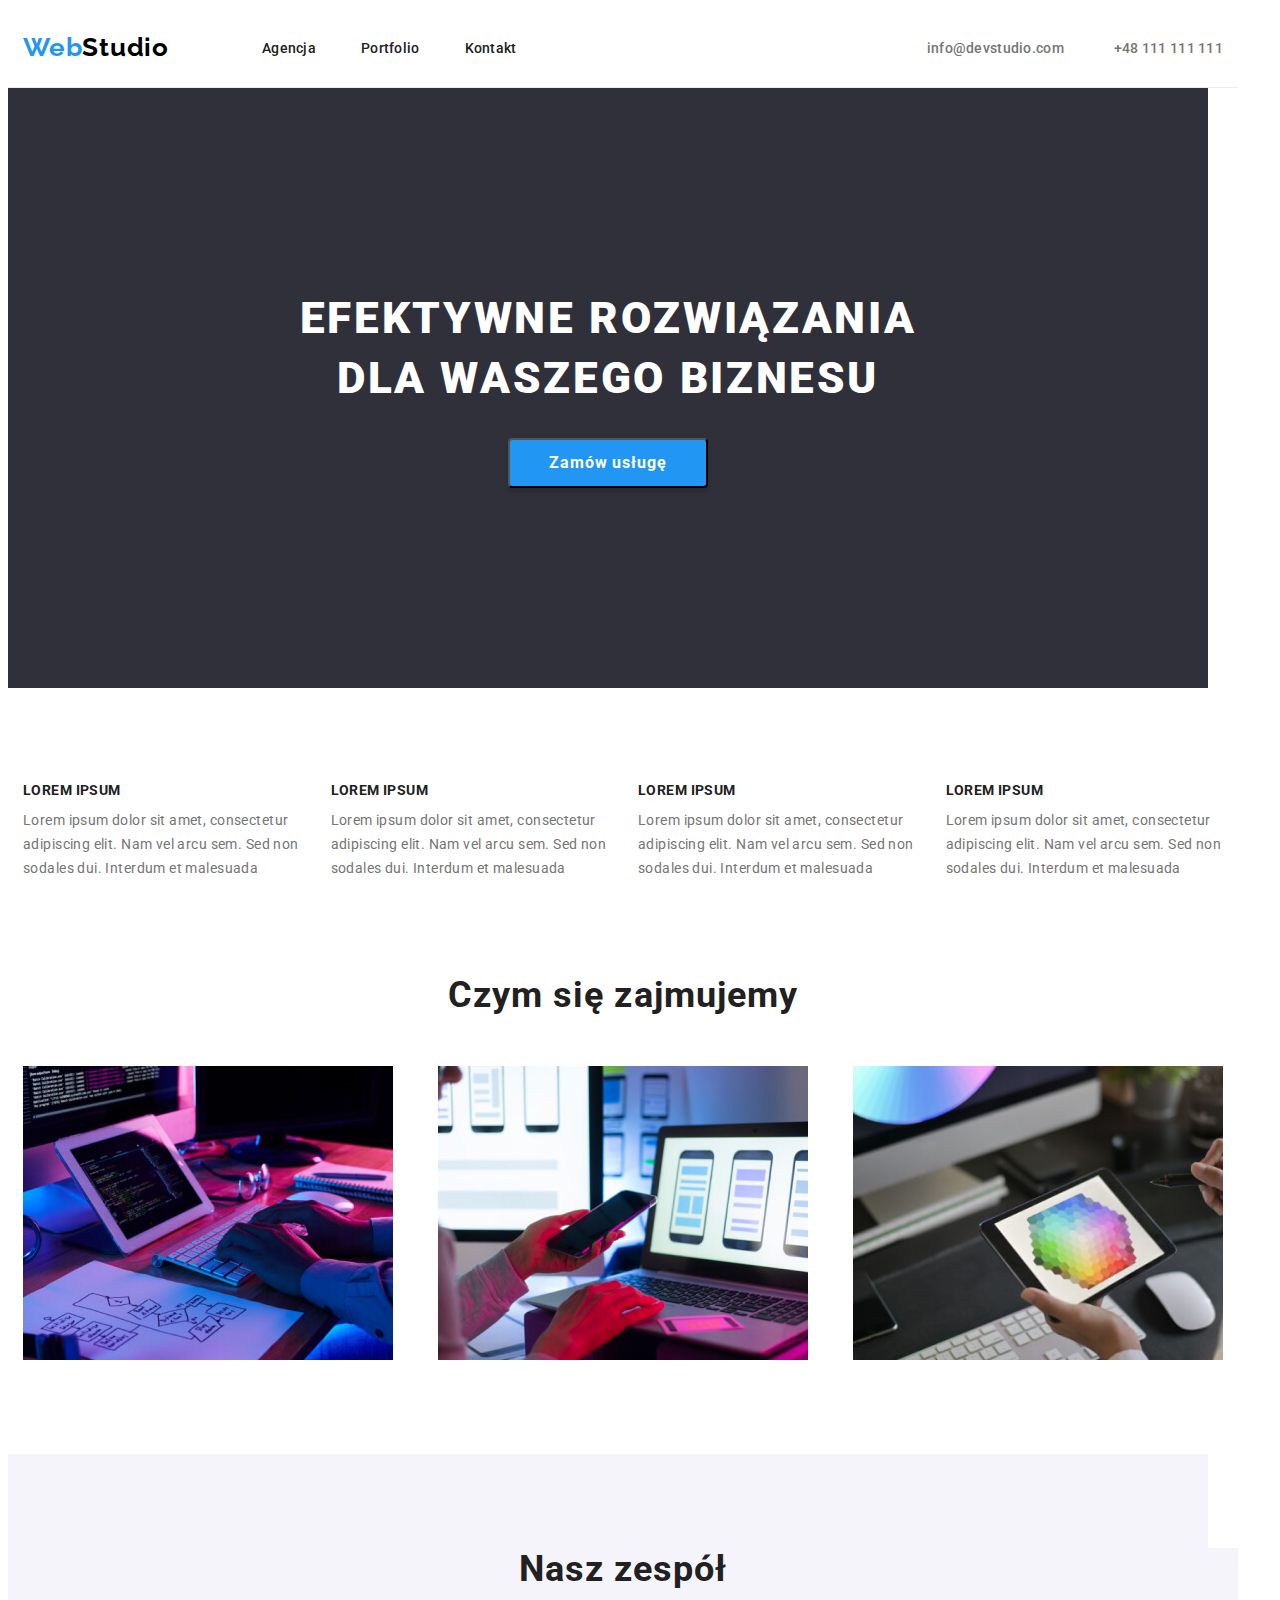
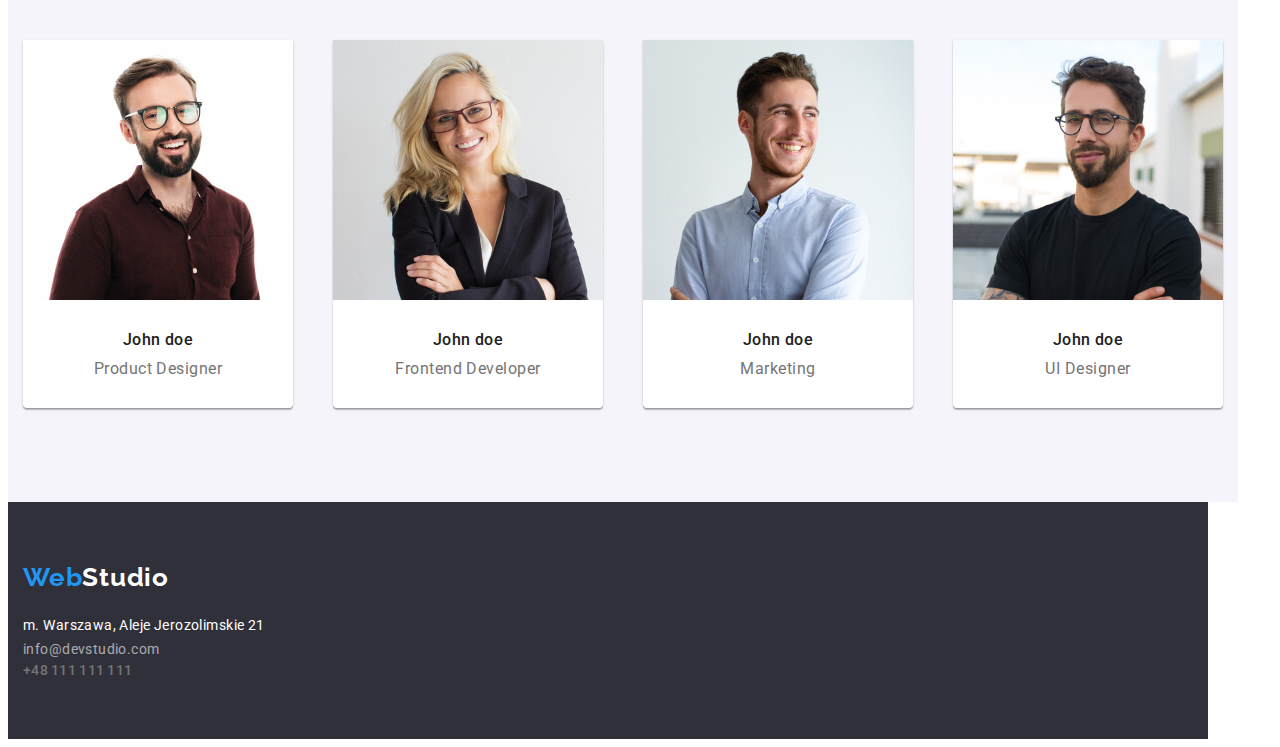
<file: index.html>
<!DOCTYPE html>
<html lang="en">
<head>
    <meta charset="UTF-8">
    <meta http-equiv="X-UA-Compatible" content="IE=edge">
    <meta name="viewport" content="width=device-width, initial-scale=1.0">
    <link rel="stylesheet" href="https://cdnjs.cloudflare.com/ajax/libs/modern-normalize/1.0.0/modern-normalize.min.css"
    integrity="sha512-ISS7cAi1PEhQ8jnbJpJZMd29NlhNj4AWYyLOSp2CE/CsHxTCu+r+t0D2yoJudVrd0/8fTVPUVDzY5Tvli75u/g=="
    crossorigin="anonymous">
    <link rel="stylesheet" href="css/styles.css">
    <link rel="preconnect" href="https://fonts.gstatic.com">
    <link href="https://fonts.googleapis.com/css2?family=Roboto:wght@400;500;700;900&display=swap" 
    rel="stylesheet">
    <link href="https://fonts.googleapis.com/css2?family=Raleway:wght@700&display=swap" 
    rel="stylesheet">
    <title>Studio</title>
</head>
<body>
    <header class="header">
        <div class="container">
        <div class="navigation-logo">   
        <a class="header-logo" href="#"><span class="nazwa-klasy">Web</span><span class="nazwa-klasy-2">Studio</span></a>
    </div>
    

   <nav class="navigation">
    <ul class="navigation-list">
        <li class="navigation-list-item">
            <a class="navigation-list-link" href="#">Agencja</a>
        </li>
        <li class="navigation-list-item">
            <a class="navigation-list-link" href="portfolio.html">Portfolio</a>
        </li>
        <li class="navigation-list-item">
            <a class="navigation-list-link" href="#">Kontakt</a>
        </li>
    </ul>
   </nav>

 <div class="contact">
<a class="adress_email_telefon" href="mailto:info@devstudio.com">info@devstudio.com</a>
<a class="adress_email_telefon" href="tel:+48111111111">+48 111 111 111</a>
</div>
</div>
</header>

<main>
 
<div class="slogan_background">
    <div class="container">
        <h1 class="slogan">EFEKTYWNE ROZWIĄZANIA DLA WASZEGO BIZNESU</h1>
    <div class="modal-btn-class">
    <button class="modal-btn" type="button">Zamów usługę</button>
    </div>
    </div>
    </div>

<section class="why_us section">
    <div class="container">
    <div class="why_us_text">
        <ul class="why_us_list">
            <li class="why_us_list_item">
                <p class="why_us_list_name">
                    LOREM IPSUM</p>
                <p class="why_us_list_text"
                >Lorem ipsum dolor sit amet, consectetur adipiscing elit. Nam vel arcu sem. Sed non sodales dui. Interdum et malesuada</p>
            </li>
            <li class="why_us_list_item">
                <p class="why_us_list_name">
                    LOREM IPSUM</p>
                <p class="why_us_list_text"
                >Lorem ipsum dolor sit amet, consectetur adipiscing elit. Nam vel arcu sem. Sed non sodales dui. Interdum et malesuada</p>
            </li>
            <li class="why_us_list_item">
                <p class="why_us_list_name">
                    LOREM IPSUM</p>
                <p class="why_us_list_text"
                >Lorem ipsum dolor sit amet, consectetur adipiscing elit. Nam vel arcu sem. Sed non sodales dui. Interdum et malesuada</p>
            </li>
            <li class="why_us_list_item">
                <p class="why_us_list_name">
                    LOREM IPSUM</p>
                <p class="why_us_list_text"
                >Lorem ipsum dolor sit amet, consectetur adipiscing elit. Nam vel arcu sem. Sed non sodales dui. Interdum et malesuada</p>
            </li>
        </ul>
    </div>
</div>
</section>

<section class="services section">
    <div class="container">
    <h2 class="secondary_header">Czym się zajmujemy</h2>
    <div class="secondary_header_images">
        <ul class="secondary_header_list">
            <li class="secondary_header_list_item">
                <img src="images/services/coding.jpg" alt="pisanie kodu" width="370" height="294"></li>
            <li class="secondary_header_list_item">
                <img src="images/services/mobility.jpg" alt="tworzenie aplikacji mobilnych" width="370" height="294"></li>
            <li class="secondary_header_list_item">
                <img src="images/services/details.jpg" alt="dbanie o detale" width="370" height="294"></li>
            </ul>
        </div>
    </div>
</section>

<section class="our_team section">
    <div class="container">
    <h2 class="secondary_header">Nasz zespół</h2>
    <div class="our_team_cards">
        <ul class="our_team_cards_list">
            <li class="our_team_cards_list_item">
                <img src="images/team/person1.jpg" alt="John Doe" width="270" height="260">
                    <h3 class="our_team_cards_name">
                        John doe</h3>
                    <p class="our_team_cards_skill">
                        Product Designer</p>
            </li>
            <li class="our_team_cards_list_item">
                <img src="images/team/person2.jpg" alt="John Doe" width="270" height="260">
                    <h3 class="our_team_cards_name">
                        John doe</h3>
                    <p class="our_team_cards_skill">
                        Frontend Developer</p>
            </li>
            <li class="our_team_cards_list_item">
                <img src="images/team/person3.jpg" alt="John Doe" width="270" height="260">
                    <h3 class="our_team_cards_name">
                        John doe</h3>
                    <p class="our_team_cards_skill">
                        Marketing</p>
            </li>
            <li class="our_team_cards_list_item">
                <img src="images/team/person4.jpg" alt="John Doe" width="270" height="260">
                    <h3 class="our_team_cards_name">
                        John doe</h3>
                    <p class="our_team_cards_skill">
                        UI Designer</p>
            </li>
        </ul>
    </div>
    </div>
</section>
</main>

<footer class="footer_things section">
    <div class="container">

    <a class="header-logo" href="#"><span class="nazwa-klasy-3">Web</span><span class="nazwa-klasy-4">Studio</span></a>

    <address class="adress_footer">
        <ul>
            <li><a class="place" href="https://goo.gl/maps/Q3CB5K7nVuTxFvfKA" target="_blank">m. Warszawa, Aleje Jerozolimskie 21</a></li>
            <li><a class="mail" href="mailto:info@devstudio.com">info@devstudio.com</a></li>
            <li><a class="telefon" href="tel:+48111111111">+48 111 111 111</a></li>
        </ul>
    </address>
</div>
</footer>
</body>
</html>
</file>
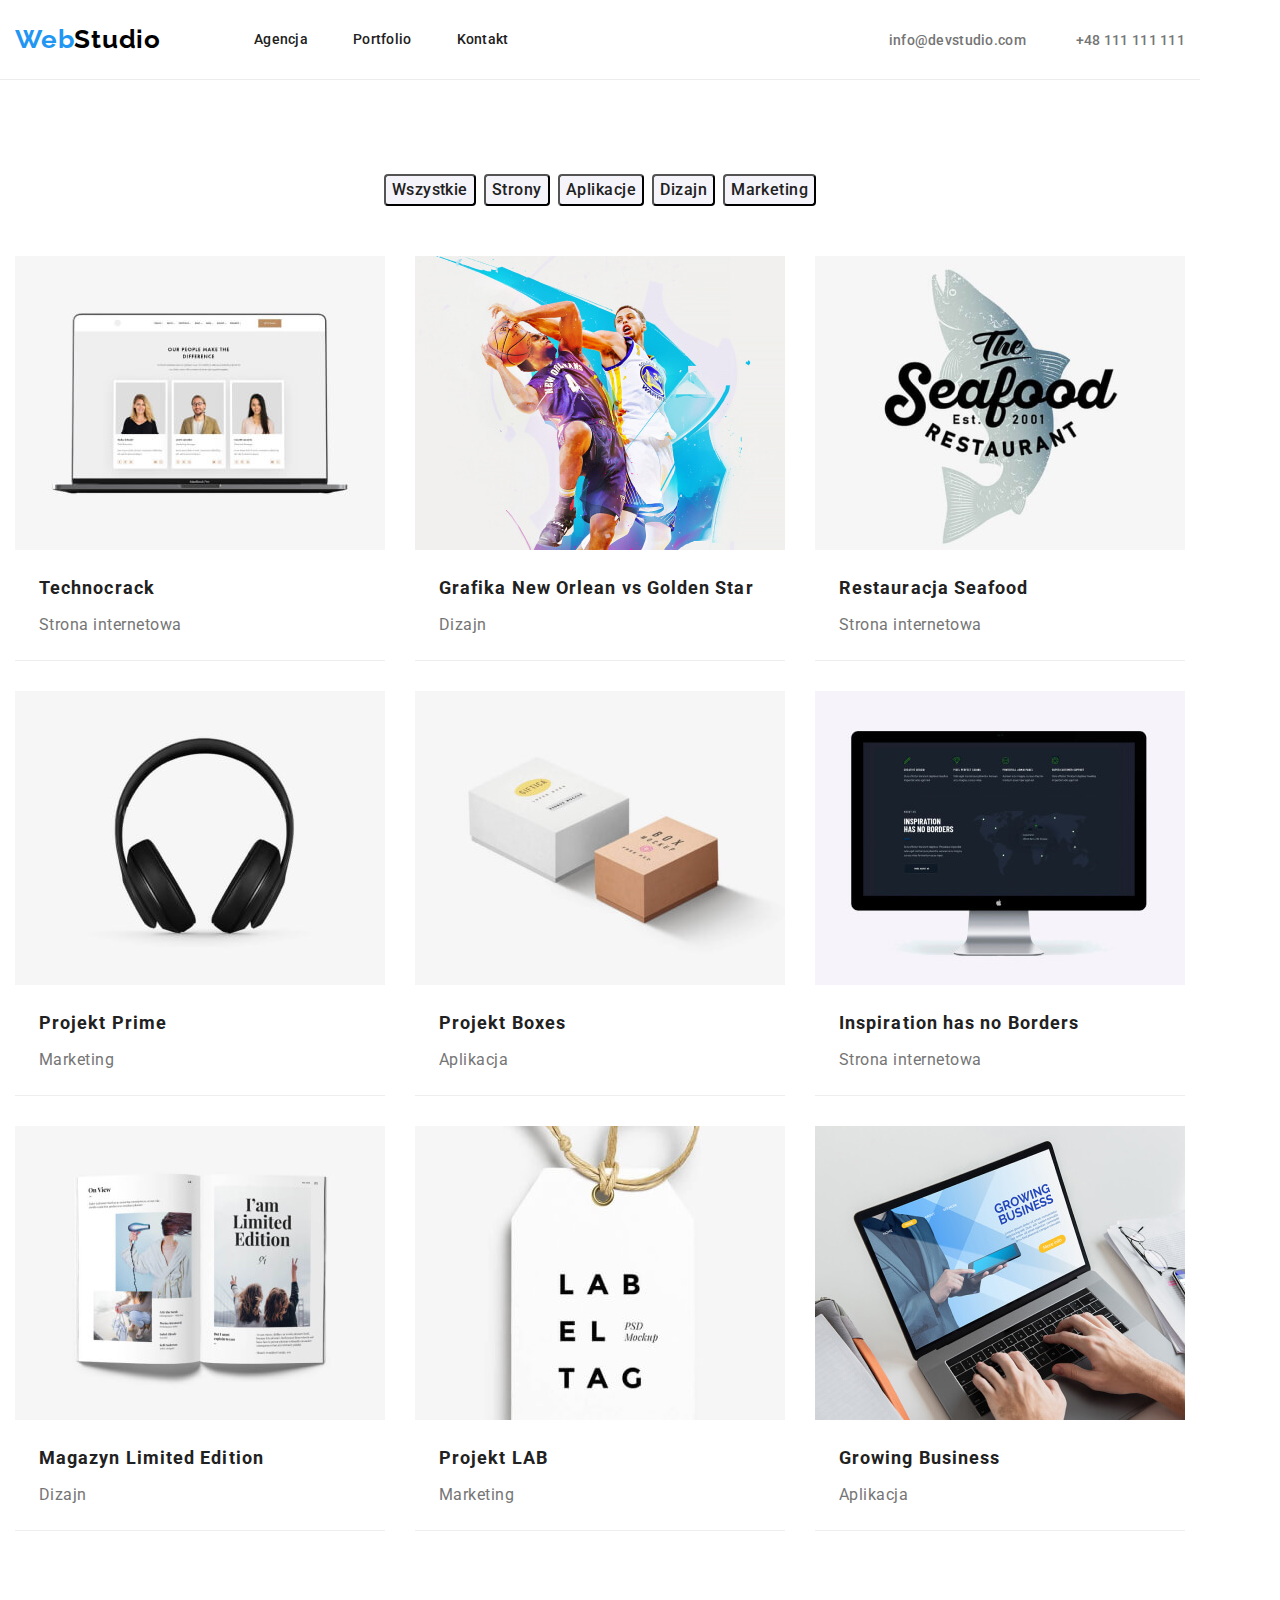
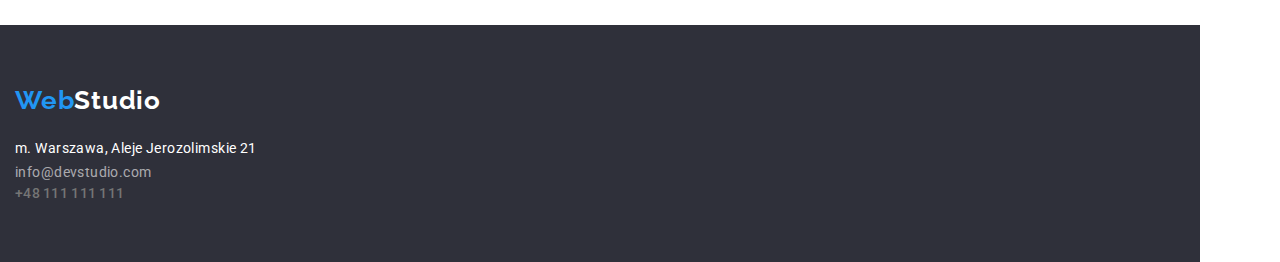
<file: portfolio.html>
<!DOCTYPE html>
<html lang="en">
<head>
    <meta charset="UTF-8">
    <meta http-equiv="X-UA-Compatible" content="IE=edge">
    <meta name="viewport" content="width=device-width, initial-scale=1.0">
    <link rel="stylesheet" href="https://cdnjs.cloudflare.com/ajax/libs/modern-normalize/1.0.0/modern-normalize.min.css">
    <link rel="stylesheet" href="css/styles.css">
    <link rel="preconnect" href="https://fonts.gstatic.com">
    <link href="https://fonts.googleapis.com/css2?family=Roboto:wght@400;500;700;900&display=swap" 
    rel="stylesheet">
    <link href="https://fonts.googleapis.com/css2?family=Raleway:wght@700&display=swap" 
    rel="stylesheet">
    <title>Portfolio</title>
</head>
<body>

    <header class="header">
        <div class="container">
        <div class="navigation-logo">   
        <a class="header-logo" href="#"><span class="nazwa-klasy">Web</span><span class="nazwa-klasy-2">Studio</span></a>
    </div>
    

   <nav class="navigation">
    <ul class="navigation-list">
        <li class="navigation-list-item">
            <a class="navigation-list-link" href="index.html">Agencja</a>
        </li>
        <li class="navigation-list-item">
            <a class="navigation-list-link" href="portfolio.html">Portfolio</a>
        </li>
        <li class="navigation-list-item">
            <a class="navigation-list-link" href="#">Kontakt</a>
        </li>
    </ul>
   </nav>

 <div class="contact">
<a class="adress_email_telefon" href="mailto:info@devstudio.com">info@devstudio.com</a>
<a class="adress_email_telefon" href="tel:+48111111111">+48 111 111 111</a>
</div>
</div>
</header>
    
    <main>
<section class="options section">
    <div class="container">
    <div class="options_names">
        <ul class="options_list">
                    <li class="options_list_name">
                        <button class="option_list_name_link" type="button">Wszystkie</button>
                    </li>
                    <li class="options_list_name">
                        <button class="option_list_name_link" type="button">Strony</button>
                    </li>
                    <li class="options_list_name">
                        <button class="option_list_name_link" type="button">Aplikacje</button>
                    </li>
                    <li class="options_list_name">
                        <button class="option_list_name_link" type="button">Dizajn</button>
                    </li>
                    <li class="options_list_name">
                        <button class="option_list_name_link" type="button">Marketing</button>
                    </li>
                    </ul>
                    </div>
    </div>
</section>

<section class="options_images">
    <div class="container">
<div class="options_images">
    <ul class="options_images_list">
        <li class="options_images_list_item">
            <img src="images/portfolio/website_1.jpg" alt="website" width="370" height="294">
            <h3 class="options_images_project">
                Technocrack</h3>
            <p class="options_images_name">
                Strona internetowa</p>
            </li>
        <li class="options_images_list_item">
            <img src="images/portfolio/designe_1.jpg" alt="design" width="370" height="294">
            <h3 class="options_images_project">
                Grafika New Orlean vs Golden Star</h3>
            <p class="options_images_name">
                Dizajn</p>
            </li>
        <li class="options_images_list_item">
            <img src="images/portfolio/aplication_1.jpg" alt="aplication" width="370" height="294">
            <h3 class="options_images_project">
                Restauracja Seafood</h3>
            <p class="options_images_name">
                Strona internetowa</p>
            </li>
        <li class="options_images_list_item">
            <img src="images/portfolio/marketing_1.jpg" alt="marketing" width="370" height="294">
            <h3 class="options_images_project">
                Projekt Prime</h3>
            <p class="options_images_name">
                Marketing</p>
            </li>
        <li class="options_images_list_item">
            <img src="images/portfolio/aplication_2.jpg" alt="aplication" width="370" height="294">
            <h3 class="options_images_project">
                Projekt Boxes</h3>
            <p class="options_images_name">
                Aplikacja</p>
            </li>
        <li class="options_images_list_item">
            <img src="images/portfolio/website_2.jpg" alt="website" width="370" height="294">
            <h3 class="options_images_project">
                Inspiration has no Borders</h3>
            <p class="options_images_name">
                Strona internetowa</p>
            </li>
        <li class="options_images_list_item">
            <img src="images/portfolio/designe_2.jpg" alt="design" width="370" height="294">
            <h3 class="options_images_project">
                Magazyn Limited Edition</h3>
            <p class="options_images_name">
                Dizajn</p>
            </li>
        <li class="options_images_list_item">
            <img src="images/portfolio/marketing_2.jpg" alt="marketing" width="370" height="294">
            <h3 class="options_images_project">
                Projekt LAB</h3>
            <p class="options_images_name">
                Marketing</p>
            </li>
        <li class="options_images_list_item">
            <img src="images/portfolio/aplication_3.jpg" alt="aplication" width="370" height="294">
            <h3 class="options_images_project">
                Growing Business</h3>
            <p class="options_images_name">
                Aplikacja</p>
            </li>
        </ul>
    </div>
</div>

</section>

    </main>

    <footer class="footer_things">
        <div class="container">
    
        <a class="header-logo" href="#"><span class="nazwa-klasy-3">Web</span><span class="nazwa-klasy-4">Studio</span></a>
    
        <address class="adress_footer">
            <ul>
                <li><a class="place" href="https://goo.gl/maps/Q3CB5K7nVuTxFvfKA" target="_blank">m. Warszawa, Aleje Jerozolimskie 21</a></li>
                <li><a class="mail" href="mailto:info@devstudio.com">info@devstudio.com</a></li>
                <li><a class="telefon" href="tel:+48111111111">+48 111 111 111</a></li>
            </ul>
        </address>
    </div>
    </footer>
</body>
</html>
</file>
<file: css/styles.css>
:root {
  --main-font: font-family "Roboto", sans-serif;
}

/* --- header --- */

.header-logo {
text-decoration: none;
font-family: "Raleway";
font-style: normal;
font-weight: bold;
font-size: 26px;
line-height: 31px;
letter-spacing: 0.03em;    
color: #2196F3; 
}
.nazwa-klasy-2 {
color: black;
}

.slogan_background {
background-color:#2F303A;
display: flex;
}

.slogan {
font-family: "Roboto";
font-style: normal;
font-weight: 900;
font-size: 44px;
line-height: 60px;
/* or 136% */  
text-align: center;
letter-spacing: 0.06em;
text-transform: uppercase;
color: #FFFFFF;
}

.navigation-list-link {
text-decoration: none;    
font-family: "Roboto";
font-style: normal;
font-weight: 500;
font-size: 14px;
line-height: 16px;
letter-spacing: 0.02em;
color: #212121;
cursor: pointer;
}
.navigation-list-link:hover {
color: #2196F3;    
}
.navigation-list-link:focus {
color: #2196F3;
}

.adress_email_telefon {
text-decoration: none;
font-family: "Roboto";
font-style: normal;
font-weight: 500;
font-size: 14px;
line-height: 16px;
letter-spacing: 0.02em;
color: #757575;
}  
.adress_email_telefon:hover{
color: #2196F3;
}
.adress_email_telefon:focus{
color: #2196F3;
}
.adress_email_telefon:active{
text-decoration: underline;    
}

.modal-btn {
font-family: "Roboto";
font-style: normal;
font-weight: bold;
font-size: 16px;
line-height: 30px;
/* identical to box height, or 187% */  
display: flex;
align-items: center;
text-align: center;
letter-spacing: 0.06em;
text-transform: uppercase;
background-color: #2196F3;   
color: #ffffff;
cursor: pointer;
}

.why_us_list_name {
font-family: "Roboto";
font-style: normal;
font-weight: bold;
font-size: 14px;
line-height: 16px;
letter-spacing: 0.03em;
text-transform: uppercase;
color: #212121;
}

.why_us_list_text {
font-family: "Roboto";
font-style: normal;
font-weight: normal;
font-size: 14px;
line-height: 24px;
/* or 171% */
letter-spacing: 0.03em;
color: #757575;
}

.secondary_header {
font-family: "Roboto";
font-style: normal;
font-weight: bold;
font-size: 36px;
line-height: 42px;
text-align: center;
letter-spacing: 0.03em;
color: #212121;
}

.our_team_cards_name {
font-family: "Roboto";
font-style: normal;
font-weight: 500;
font-size: 16px;
line-height: 19px;
/* identical to box height */
text-align: center;
letter-spacing: 0.03em;
color: #212121;
}

.our_team_cards_skill {
font-family: "Roboto";
font-style: normal;
font-weight: normal;
font-size: 16px;
line-height: 19px;
/* identical to box height */
text-align: center;
letter-spacing: 0.03em;
color: #757575;
}

.footer_things {
background-color: #2F303A;
}

.place {
text-decoration: none;
font-family: "Roboto";
font-style: normal;
font-weight: normal;
font-size: 14px;
line-height: 24px;
/* or 171% */
letter-spacing: 0.03em;
color: #FFFFFF;
} 
.place:active {
text-decoration: underline;   
}

.mail {
text-decoration: none;
font-family: "Roboto";
font-style: normal;
font-weight: normal;
font-size: 14px;
line-height: 24px;
/* or 171% */
letter-spacing: 0.03em;
color: rgba(255, 255, 255, 0.6);   
}
.mail:active {
text-decoration: underline;    
}

.telefon {
text-decoration: none;
font-family: "Roboto";
font-style: normal;
font-weight: 500;
font-size: 14px;
line-height: 16px;
letter-spacing: 0.02em;
color: #757575;
}
.telefon:active {
text-decoration: underline;     
}

/* --- PORTFOLIO --- */

.option_list_name_link {
text-decoration: none;
font-family: "Roboto";
font-style: normal;
font-weight: 500;
font-size: 16px;
line-height: 26px;
/* identical to box height, or 162% */
text-align: center;
letter-spacing: 0.03em;
color: #212121;
cursor: pointer;
}
.option_list_name_link:hover {
background-color: #2196F3;
} 
.option_list_name_link:focus {
color: #2196F3;
}

.options_images_project {
font-family: "Roboto";
font-style: normal;
font-weight: bold;
font-size: 18px;
line-height: 36px;
/* identical to box height, or 200% */
letter-spacing: 0.06em;
color: #212121;   
}

.options_images_name {
font-family: "Roboto";
font-style: normal;
font-weight: normal;
font-size: 16px;
line-height: 30px;
/* identical to box height, or 187% */
letter-spacing: 0.03em;
color: #757575;
}

.nazwa-klasy-4 {
color:#FFFFFF;
}



/* ----- homework-3_style-geometrii ----- */

/* resetowanie stylów selektora tagu dla elementów <h1>...<h6>, <p> i <ul> */

h1,
h2,
h3
{
margin: 0;
padding: 0;
}

ul,
li{
margin: 0; 
padding: 0;   
}
/* dałam oprócz "list-style: none;" to co powyżej,
 bo Alex powiedział na zajęciach praktycznych,
 że lepiej dawać właśnie po przecinku, w razie
 gdybyśmy chcieli jednak jakąś listę numerować
 czy wypunktować */

ul,
li {
list-style: none;    
}

p{
padding: 0; 
margin: 0;   
}

img {
display: block;
}

.list {
list-style: none;
}
  
.link {
text-decoration: none;
}

/* KLASY POMOCNICZE: CONTAINER I SECTION */

.container {
width: 1200px;
padding: 0 15px; 
align-items: center;
margin: 0 auto;
}

.section {
padding-top: 94px; 
}

/* HEADER */

.header .container {
display: flex;
align-items: center;
padding-top: 24px;
padding-bottom: 24px;
border-bottom: 1px solid #ececec;
}

/* tylko mail i telefon jest obok logo, a przyciski 
 "Agencja/Portfolio/Kontakt" są co prawda też obok,
 ale w kolumnie 3-wierszowej */

.navigation-logo {
display: flex;
align-items: center;
}

.header-logo {
text-decoration: none;
margin-right: 93px;
}

.navigation-list {
display: flex;
align-items: center;
}
/* teraz przyciski "Agencja/Portfolio/Kontakt" 
 są w jednym wierszu */

.navigation-list-item:not(:last-child) {
padding-right: 45px;
}

.header .contact {
margin-left: auto;
}
.contact {
list-style-type: none;
}
.adress_email_telefon:not(:last-child) {
margin-right: 50px;
}
.contact {
display: flex;
}

/* SLOGAN + BUTTON */

.slogan_background .container {
height: 600px;
justify-content: center;
}

.slogan_background {
display: flex;
}

.slogan {
width: 696px;
padding-top: 200px;
margin: auto;
}

.modal-btn {
margin: auto;
width: 200px;
height: 50px;
box-shadow: 0px 4px 4px rgba(0, 0, 0, 0.15);
border-radius: 4px;
text-transform: none;
justify-content: center;
}

.modal-btn-class {
padding-top: 30px;
}

/* SEKCJA WHY US */

.why_us_list /*ul class*/ {
display:  flex;
}
/*jak dałam flex-wrap: wrap; to się usunęły kolumny*/

.why_us_list_item:not(:last-child) {
margin-right: 30px;
}

.why_us_list_name {
padding-bottom: 10px;  
}

 /* SEKCJA SERVICES */

.secondary_header_list {
display:  flex;
justify-content: space-between;
}

.secondary_header_images {
padding-top: 50px;
padding-bottom: 94px;
}

/* SEKCJA OUR TEAM */

.our_team {
background-color: #F5F4FA;
}

.our_team .container {
background-color: #F5F4FA;
}

.our_team_cards_list {
display: flex;
justify-content: space-between;
}

.our_team_cards {
padding-top: 50px;
padding-bottom: 94px;
}

.our_team_cards_list_item {
background: #FFFFFF;
/* material shadow v1 */
box-shadow: 0px 1px 3px rgba(0, 0, 0, 0.12), 0px 1px 1px rgba(0, 0, 0, 0.14), 0px 2px 1px rgba(0, 0, 0, 0.2);
border-radius: 0px 0px 4px 4px;
}

.our_team_cards_name {
padding-top: 30px;
padding-bottom: 10px;
}

.our_team_cards_skill {
padding-bottom: 30px;
}

/* FOOTER */

.footer_things {
display: flex;
padding-top: 60px;
padding-bottom: 60px;
}

.adress_footer {
padding-top: 20px;
}

/* --- PORTFOLIO --- */

/* SEKCJA OPTIONS */

.options_list {
display: flex;
justify-content: center;
}

.options_list_name:not(:last-child) {
padding-right: 8px;
}

.option_list_name_link {
background: #F5F4FA;
border-radius: 4px;
}

.option_list_name_link:hover {
box-shadow: 0px 3px 1px rgba(0, 0, 0, 0.1), 0px 1px 2px rgba(0, 0, 0, 0.08), 0px 2px 2px rgba(0, 0, 0, 0.12);
border-radius: 4px;
} 
.option_list_name_link:focus {
box-shadow: 0px 3px 1px rgba(0, 0, 0, 0.1), 0px 1px 2px rgba(0, 0, 0, 0.08), 0px 2px 2px rgba(0, 0, 0, 0.12);
border-radius: 4px;
}

/* SEKCJA OPTIONS_IMAGES */

.options_images_list {
padding-top: 50px;
padding-bottom: 94px;
display: flex;
flex-wrap: wrap;
justify-content: space-between;
margin-top: -30px;
}

.options_images_list_item 
{
margin-top: 30px;
border-bottom: 1px solid #EEEEEE;
}

.options_images_project {
padding-top: 20px;
padding-bottom: 4px;
padding-left: 24px;
padding-right: 24px;
}

.options_images_name {
padding-bottom: 20px;
padding-left: 24px;
padding-right: 24px;;
}

/* mobile */

body {
  width: 1200px;
}
</file>
